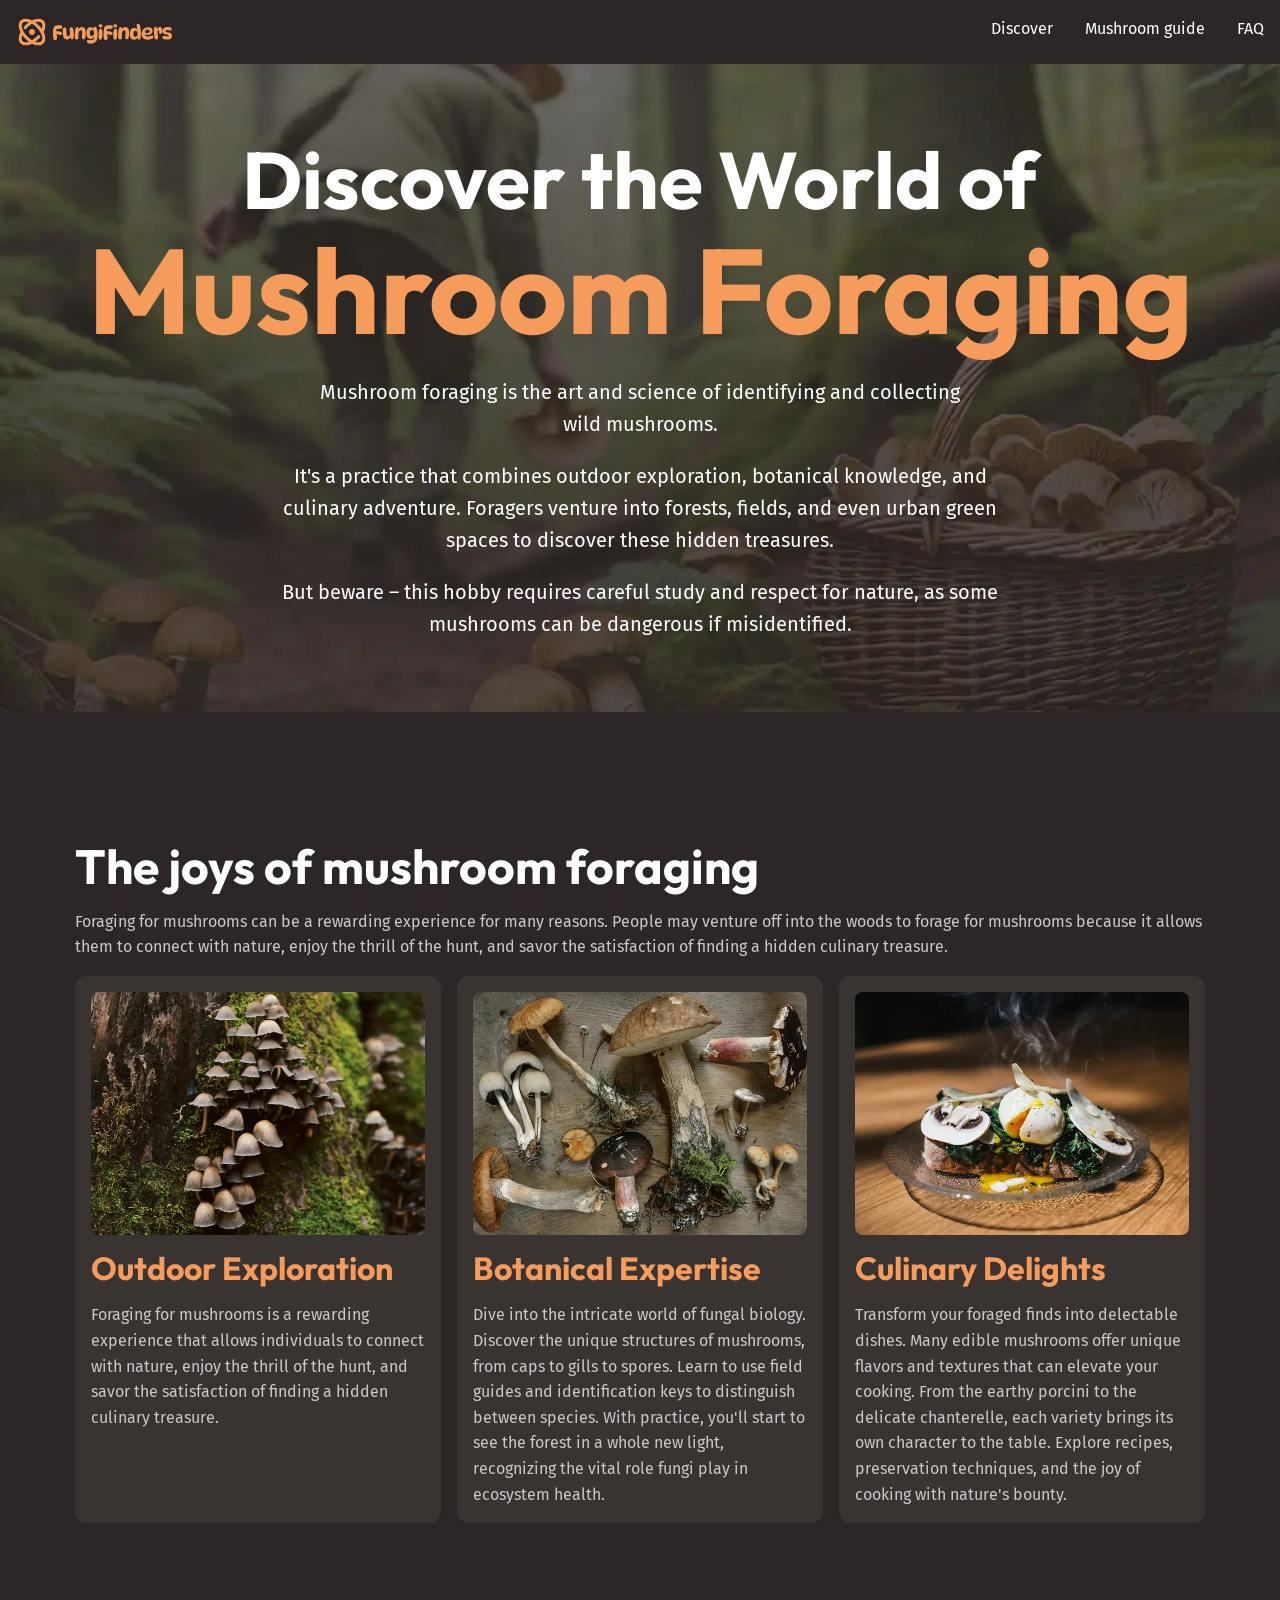
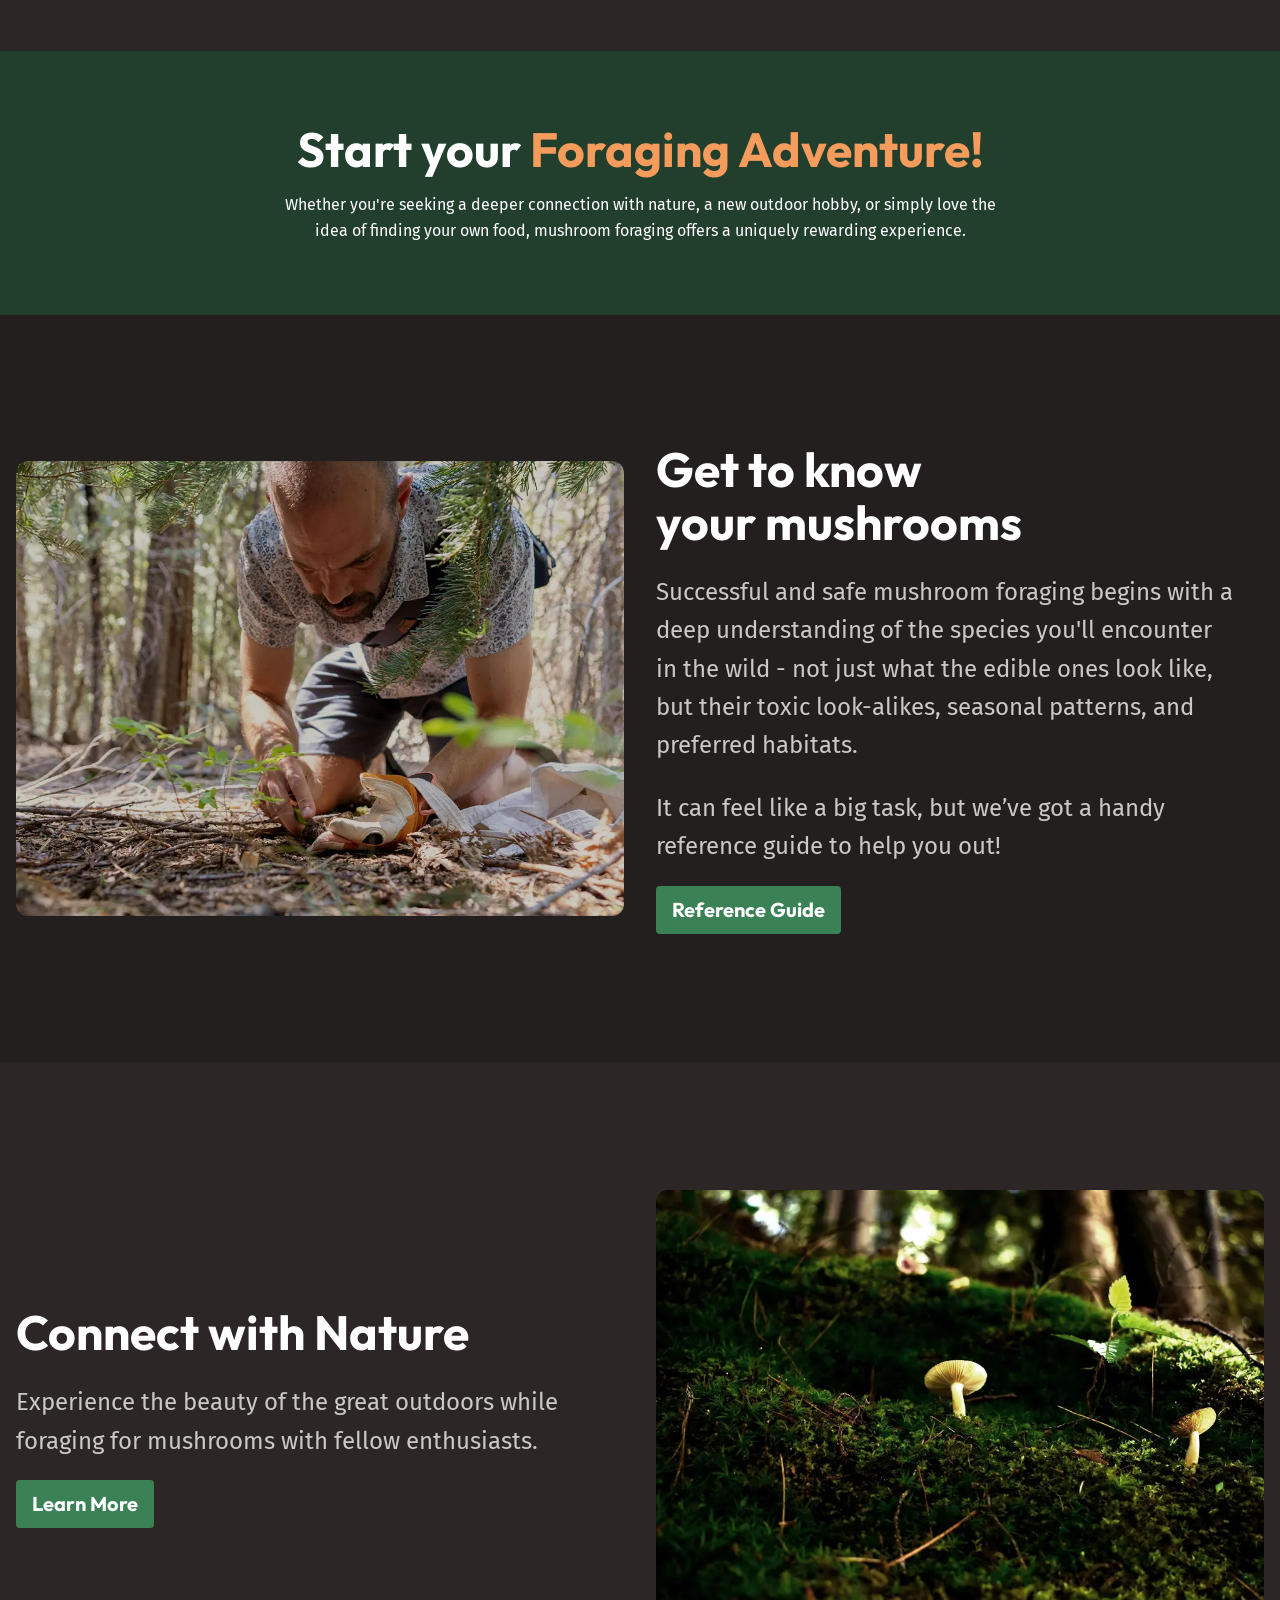
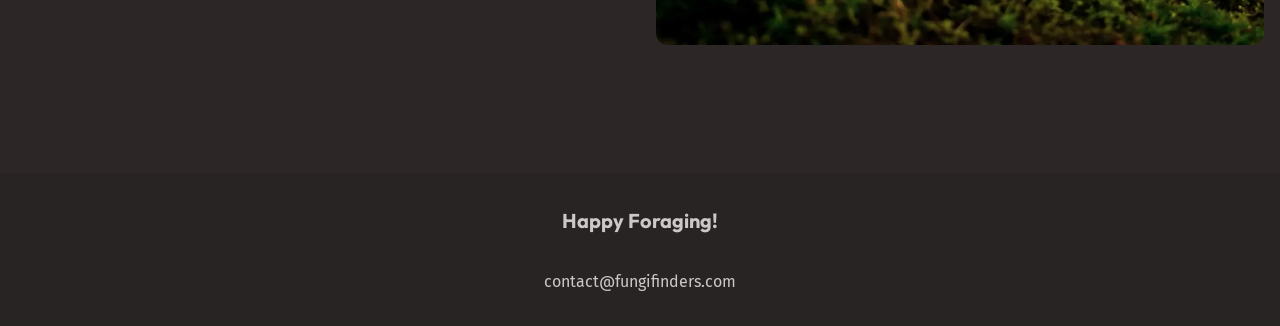
<file: index.html>
<!DOCTYPE html>
<html lang="en">
  <head>
    <meta charset="UTF-8" />
    <meta name="viewport" content="width=device-width, initial-scale=1.0" />
    <link href="styles/styles.css" rel="stylesheet" />
    <script src="main.js" defer></script>
    <title>FungiFinders</title>
  </head>
  <body>
    <a class="skip-to-main" href="#main">Skip to main content</a>
    <header class="site-header">
      <div class="wrapper" data-width="wide">
        <div class="site-header__inner">
          <a href="/">
            <img src="assets/images/fungi-finders.svg" alt="Fungi Finders"
          /></a>
          <button aria-controls="primary-nav" aria-expanded="false">
            <span class="visually-hidden">Menu</span>
            <img src="assets/images/hamburger.svg" alt="" />
          </button>
          <nav id="primary-nav" class="primary-navigation">
            <ul>
              <li><a href="/">Discover</a></li>
              <li><a href="/mushroom-guide.html">Mushroom guide</a></li>
              <li><a href="/mushroom-guide.html#faq">FAQ</a></li>
            </ul>
          </nav>
        </div>
      </div>
    </header>
    <main id="main">
      <section class="hero flow section" data-padding="compact">
        <div class="wrapper">
          <h1 class="hero__title">
            Discover the World of
            <span>Mushroom Foraging</span>
          </h1>
        </div>
        <div class="wrapper" data-width="narrow">
          <div class="flow">
            <p>
              Mushroom foraging is the art and science of identifying and
              collecting wild mushrooms.
            </p>
            <p>
              It's a practice that combines outdoor exploration, botanical
              knowledge, and culinary adventure. Foragers venture into forests,
              fields, and even urban green spaces to discover these hidden
              treasures.
            </p>
            <p>
              But beware – this hobby requires careful study and respect for
              nature, as some mushrooms can be dangerous if misidentified.
            </p>
          </div>
        </div>
      </section>
      <section class="background-base section">
        <div class="wrapper flow">
          <h2 class="section-title">The joys of mushroom foraging</h2>
          <p>
            Foraging for mushrooms can be a rewarding experience for many
            reasons. People may venture off into the woods to forage for
            mushrooms because it allows them to connect with nature, enjoy the
            thrill of the hunt, and savor the satisfaction of finding a hidden
            culinary treasure.
          </p>
          <div class="equal-columns">
            <!-- Three Columns-->
            <div class="card">
              <img
                src="assets/images/outdoor-exploration.webp"
                alt="Tightly grouped brown mushrooms growing up the side of a mossy tree trunk"
              />
              <h3 class="card__title">Outdoor Exploration</h3>
              <p>
                Foraging for mushrooms is a rewarding experience that allows
                individuals to connect with nature, enjoy the thrill of the
                hunt, and savor the satisfaction of finding a hidden culinary
                treasure.
              </p>
            </div>
            <div class="card">
              <img
                src="assets/images/botanical-expertise.webp"
                alt="Various harvested wild mushrooms on a table"
              />
              <h3 class="card__title">Botanical Expertise</h3>
              <p>
                Dive into the intricate world of fungal biology. Discover the
                unique structures of mushrooms, from caps to gills to spores.
                Learn to use field guides and identification keys to distinguish
                between species. With practice, you'll start to see the forest
                in a whole new light, recognizing the vital role fungi play in
                ecosystem health.
              </p>
            </div>
            <div class="card">
              <img
                src="assets/images/culinary-delight.webp"
                alt="A freshly cooked plate of food, still steaming, with several mushroom slices on it"
              />
              <h3 class="card__title">Culinary Delights</h3>
              <p>
                Transform your foraged finds into delectable dishes. Many edible
                mushrooms offer unique flavors and textures that can elevate
                your cooking. From the earthy porcini to the delicate
                chanterelle, each variety brings its own character to the table.
                Explore recipes, preservation techniques, and the joy of cooking
                with nature's bounty.
              </p>
            </div>
          </div>
        </div>
      </section>
      <section
        class="background-accent text-center section"
        data-padding="compact"
      >
        <div class="wrapper" data-width="narrow">
          <div class="flow text-high-contrast">
            <h2 class="section-title">
              Start your <span class="text-brand">Foraging Adventure!</span>
            </h2>
            <p>
              Whether you're seeking a deeper connection with nature, a new
              outdoor hobby, or simply love the idea of finding your own food,
              mushroom foraging offers a uniquely rewarding experience.
            </p>
          </div>
        </div>
      </section>
      <section class="background-extra-dark section">
        <div class="wrapper" data-width="wide">
          <div
            class="equal-columns"
            data-gap="large"
            data-vertical-alignment="centered"
          >
            <div>
              <img
                src="assets/images/get-to-know.webp"
                alt="A man on his hands and knees carefully digging a mushroom out of the forest floor"
              />
            </div>
            <div class="flow font-size-lg">
              <h2 class="section-title">Get to know your mushrooms</h2>
              <p>
                Successful and safe mushroom foraging begins with a deep
                understanding of the species you'll encounter in the wild - not
                just what the edible ones look like, but their toxic
                look-alikes, seasonal patterns, and preferred habitats.
              </p>
              <p>
                It can feel like a big task,
                <span>but we’ve got a handy reference guide</span>
                to help you out!
              </p>
              <a class="button" href="#"
                ><span class="visually-hidden"
                  >Learn more about wild mushrooms using our handy </span
                >Reference Guide</a
              >
            </div>
          </div>
        </div>
      </section>

      <section class="background-base section">
        <div class="wrapper" data-width="wide">
          <!-- Two Columns -->
          <div
            class="equal-columns"
            data-gap="large"
            data-vertical-alignment="centered"
          >
            <div class="flow font-size-lg">
              <h2 class="section-title">Connect with Nature</h2>
              <p>
                Experience the beauty of the great outdoors while foraging for
                mushrooms with fellow enthusiasts.
              </p>
              <a class="button" href="#"
                >Learn More
                <span class="visually-hidden">
                  about mushrooms with our helpful reference guide
                </span></a
              >
            </div>
            <div>
              <img
                src="assets/images/nature.webp"
                alt="A few small yellowish mushrooms growing on a mossy forest floor"
              />
            </div>
          </div>
        </div>
      </section>
    </main>
    <footer class="site-footer">
      <p class="site-footer__title">Happy Foraging!</p>
      <a href="mailto:contact@fungifinders.com">contact@fungifinders.com</a>
    </footer>
  </body>
</html>
</file>
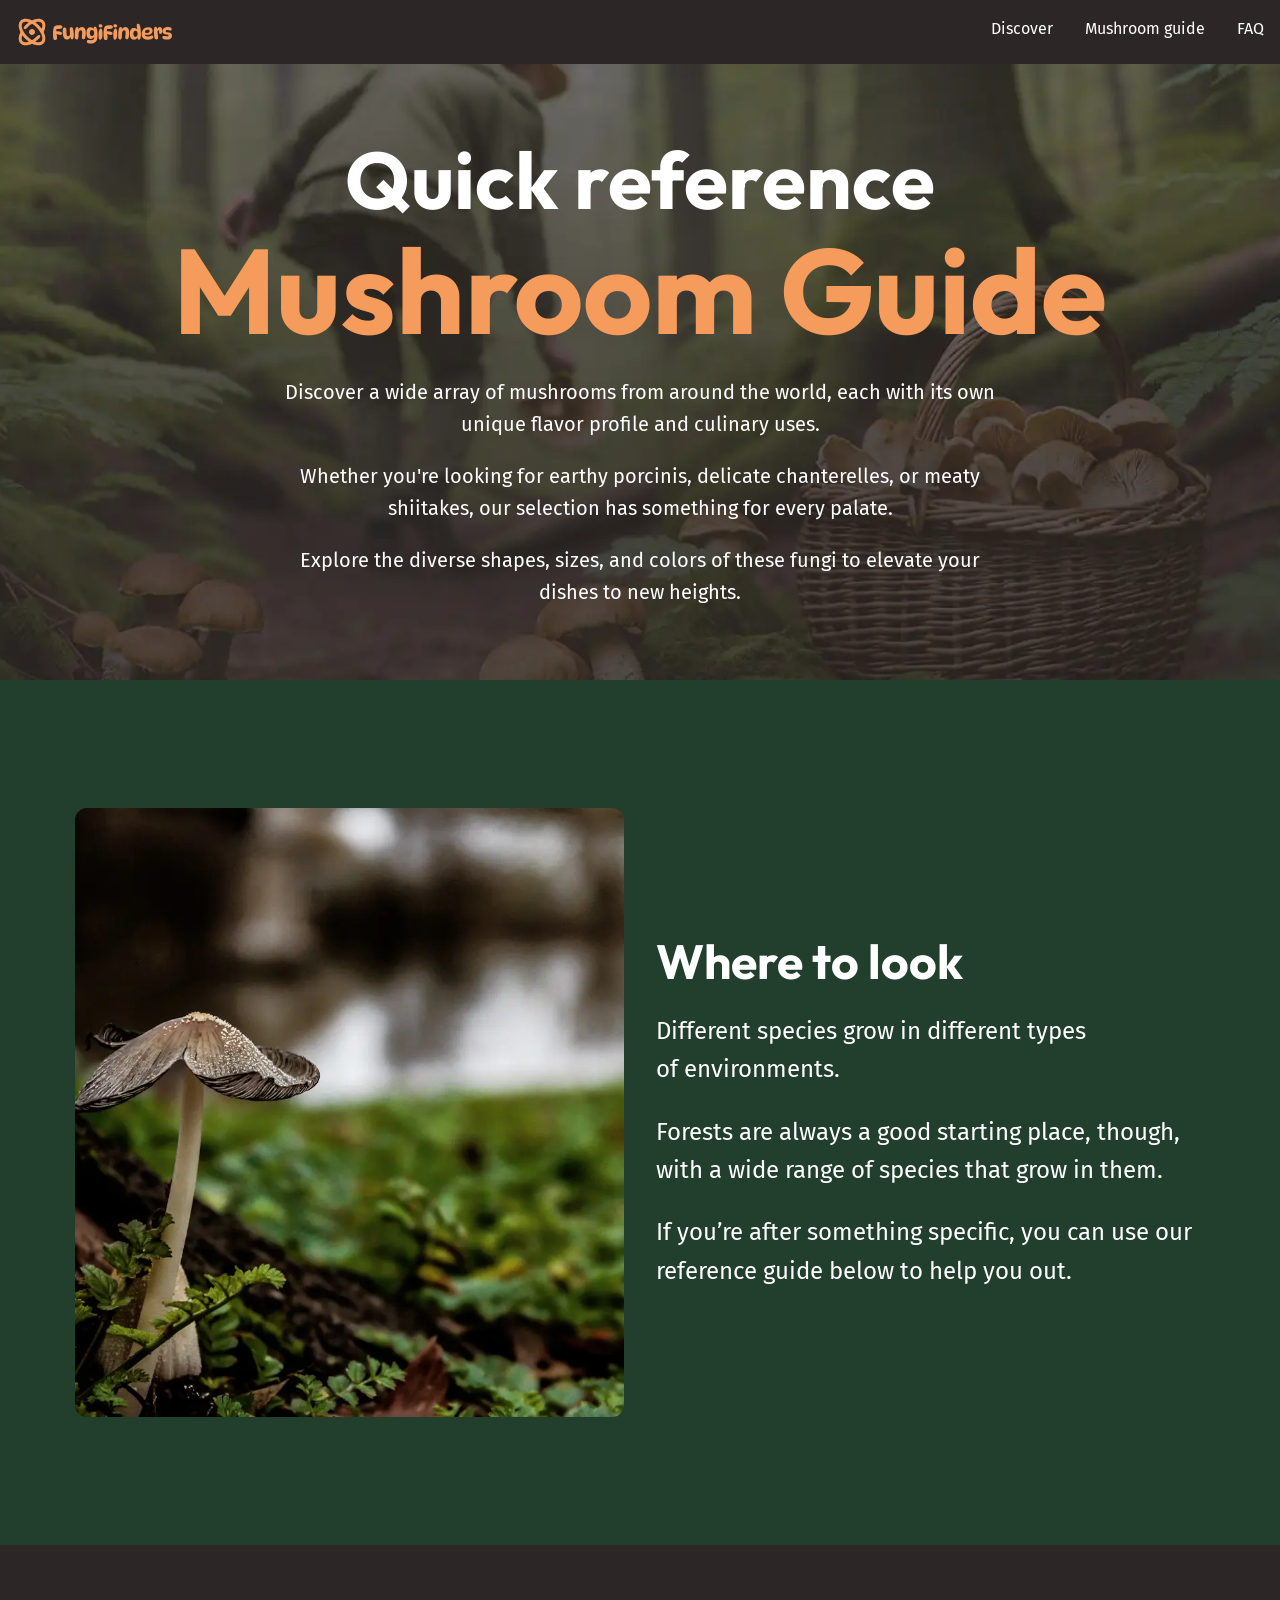
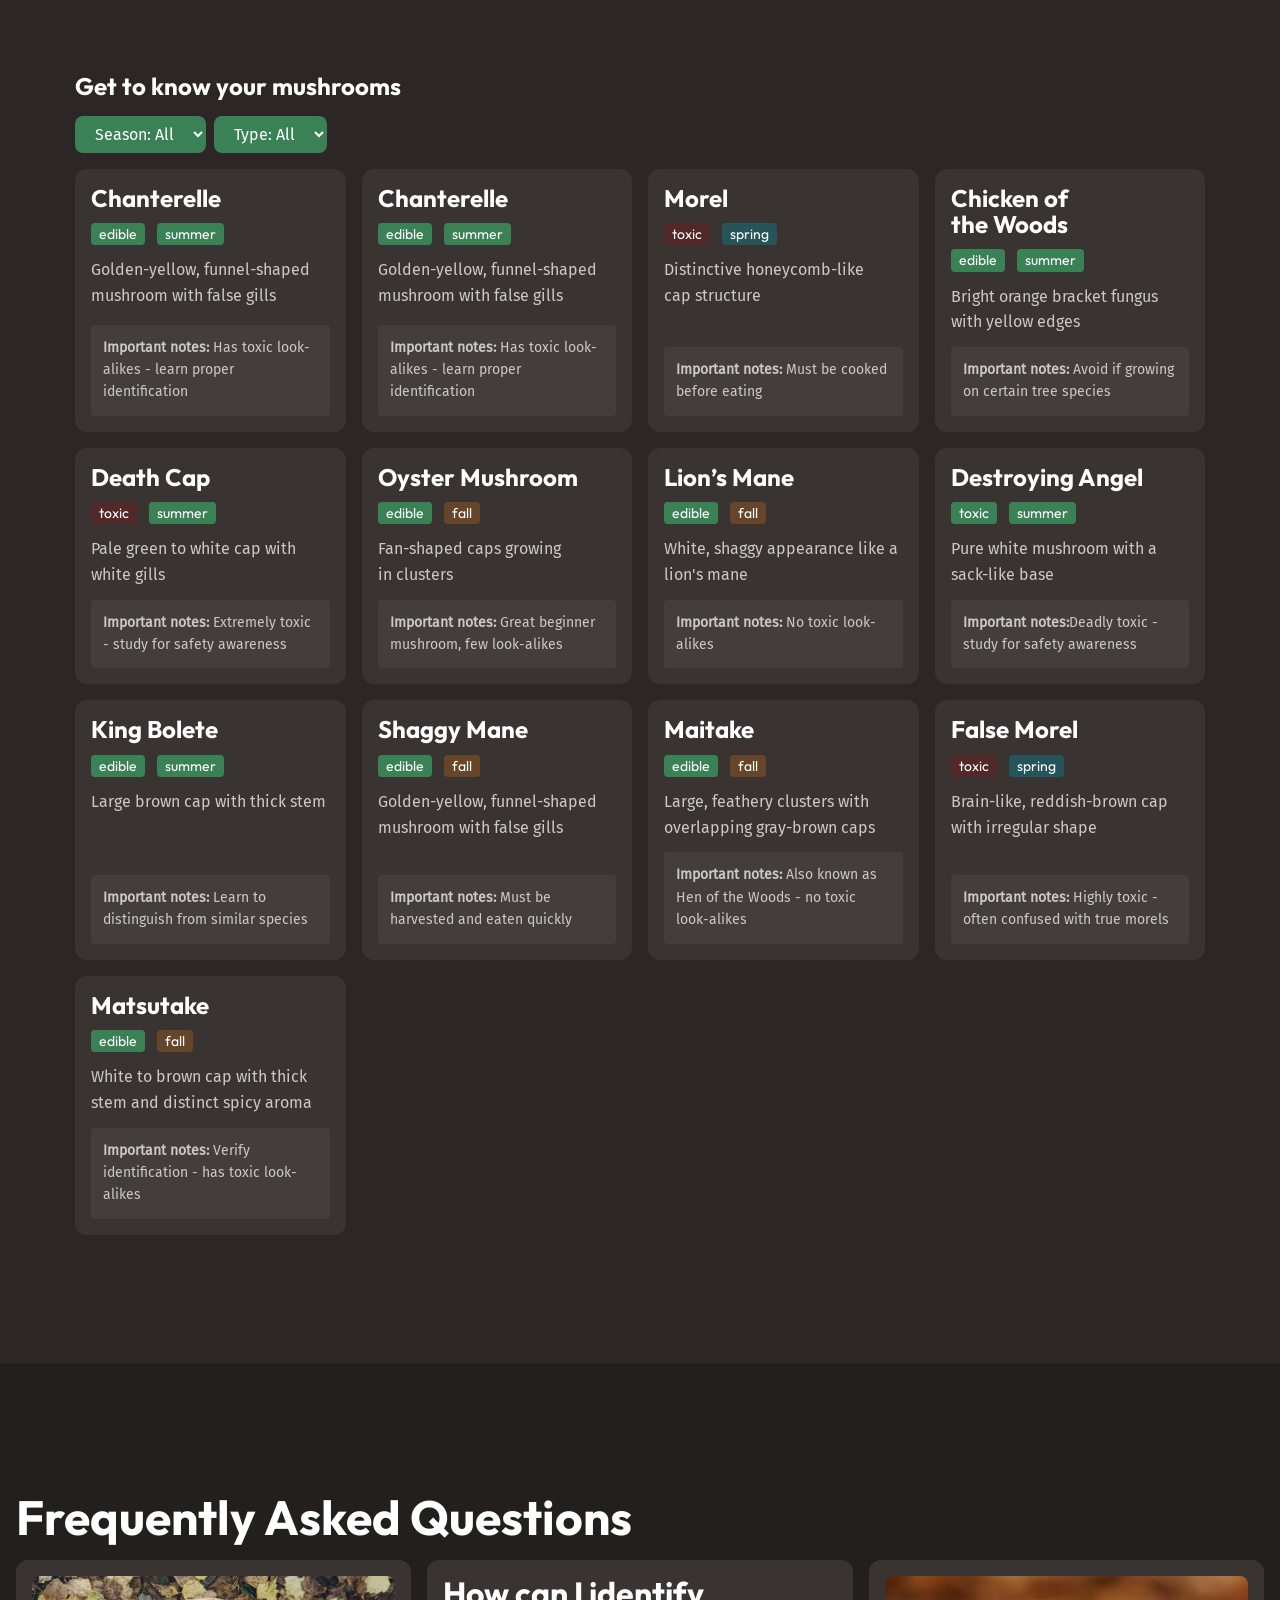
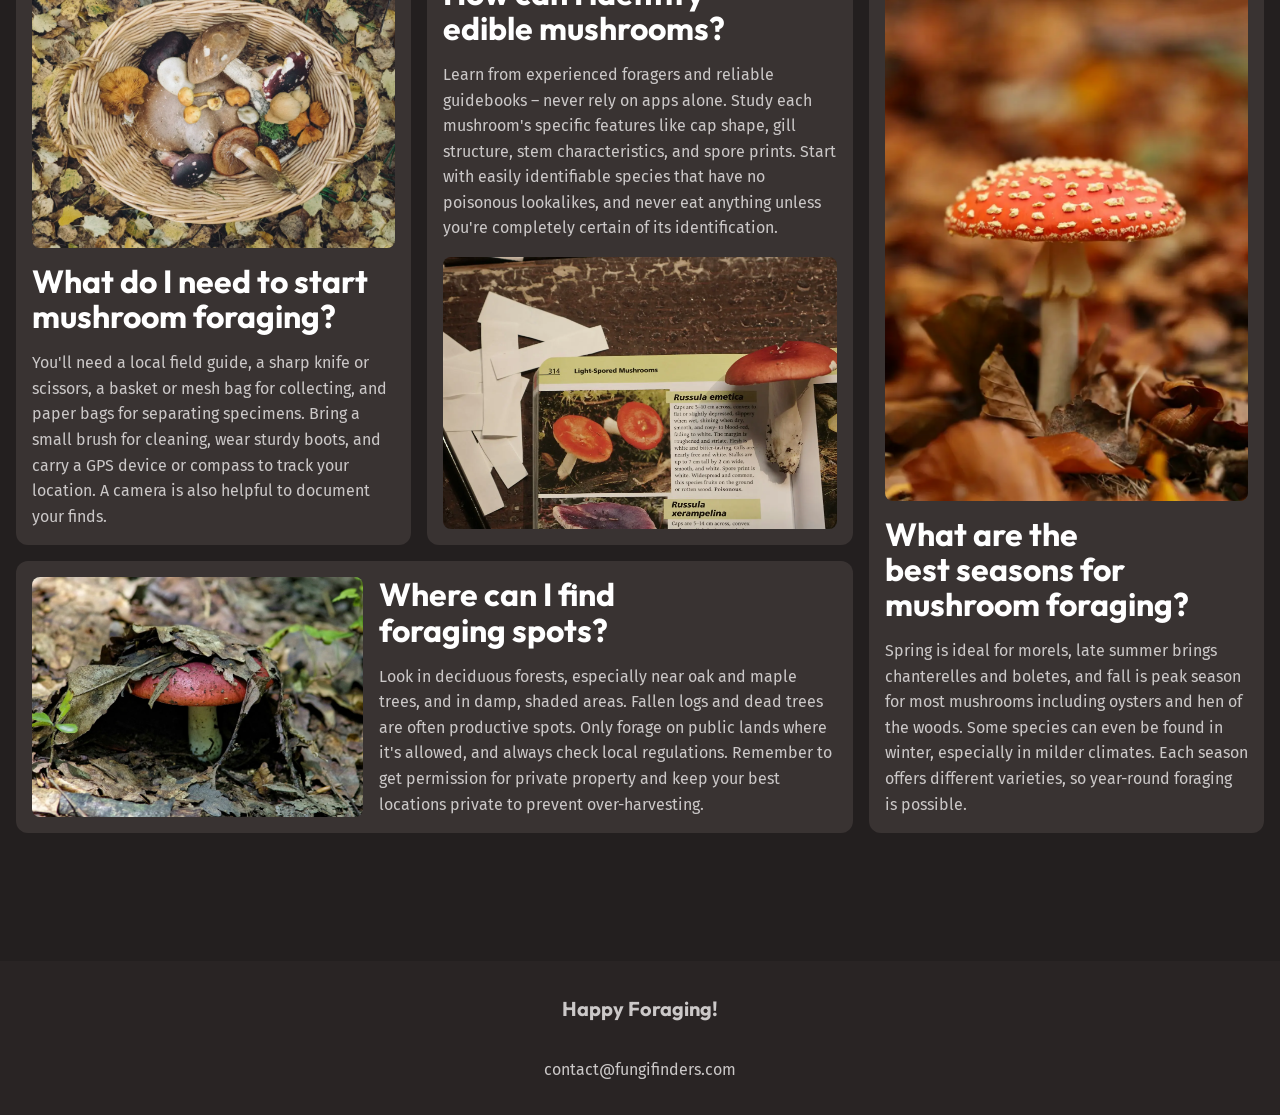
<file: mashroom-guide.html>
<!DOCTYPE html>
<html lang="en">
  <head>
    <meta charset="UTF-8" />
    <meta name="viewport" content="width=device-width, initial-scale=1.0" />
    <link href="styles/styles.css" rel="stylesheet" />
    <script src="main.js" defer></script>
    <script src="mushroom-guide.js" defer></script>

    <title>FungiFinders</title>
  </head>
  <body>
    <a class="skip-to-main" href="#main">Skip to main content</a>
    <header class="site-header">
      <div class="wrapper" data-width="wide">
        <div class="site-header__inner">
          <a href="/"
            ><img src="assets/images/fungi-finders.svg" alt="Fungi Finders"
          /></a>
          <button aria-controls="primary-nav" aria-expanded="false">
            <span class="visually-hidden">Menu</span>
            <img src="assets/images/hamburger.svg" alt="" />
          </button>
          <nav id="primary-nav" class="primary-navigation">
            <ul>
              <li><a href="/">Discover</a></li>
              <li><a href="/mashroom-guide.html">Mushroom guide</a></li>
              <li><a href="/mashroom-guide.html#faq">FAQ</a></li>
            </ul>
          </nav>
        </div>
      </div>
    </header>
    <main id="main">
      <section class="hero flow section" data-padding="compact">
        <div class="wrapper">
          <h1 class="hero__title">
            Quick reference
            <span>Mushroom Guide</span>
          </h1>
        </div>
        <div class="wrapper" data-width="narrow">
          <div class="flow">
            <p>
              Discover a wide array of mushrooms from around the world, each
              with its own unique flavor profile and culinary uses.
            </p>
            <p>
              Whether you're looking for earthy porcinis, delicate chanterelles,
              or meaty shiitakes, our selection has something for every palate.
            </p>
            <p>
              Explore the diverse shapes, sizes, and colors of these fungi to
              elevate your dishes to new heights.
            </p>
          </div>
        </div>
      </section>

      <section class="background-accent section">
        <div class="wrapper">
          <div
            class="equal-columns"
            data-gap="large"
            data-vertical-alignment="centered"
          >
            <div>
              <img
                src="/assets//images/where-to-look.webp"
                alt="A closeup of a mushroom growing on a lush green forest floor"
              />
            </div>
            <div class="flow text-high-contrast font-size-lg">
              <h2 class="section-title">Where to look</h2>
              <p>Different species grow in different types of environments.</p>
              <p>
                Forests are always a good starting place, though, with a wide
                range of species that grow in them.
              </p>
              <p>
                If you’re after something specific, you can use our reference
                guide below to help you out.
              </p>
            </div>
          </div>
        </div>
      </section>

      <section class="mushroom-guide section">
        <div class="wrapper">
          <div class="flow">
            <h2 class="section_title">Get to know your mushrooms</h2>
            <div class="flex-group">
              <select name="season" id="season">
                <option value="all">Season: All</option>
                <option value="spring">Spring</option>
                <option value="summer">Summer</option>
                <option value="fall">Fall</option>
              </select>
              <select name="edible" id="edible">
                <option value="all">Type: All</option>
                <option value="edible">Edible</option>
                <option value="toxic">Toxic</option>
              </select>
            </div>
            <div class="grid-auto-fill">
              <div class="card">
                <h3 class="card__title">Chanterelle</h3>
                <ul
                  class="tag-list"
                  role="list"
                  aria-label="Mashroom characteristics"
                >
                  <li data-edible="edible">
                    <span class="visually-hidden">This mushroom is</span>
                    edible
                  </li>
                  <li data-season="summer">
                    <span class="visually-hidden"
                      >You can harvest this mushroom in the</span
                    >
                    summer
                  </li>
                </ul>
                <p>Golden-yellow, funnel-shaped mushroom with false gills</p>
                <div class="card__note">
                  <strong> Important notes: </strong>
                  Has toxic look-alikes - learn proper identification
                </div>
              </div>
              <div class="card">
                <h3 class="card__title">Chanterelle</h3>
                <ul
                  class="tag-list"
                  role="list"
                  aria-label="Mushroom characteristics"
                >
                  <li data-edible="edible">
                    <span class="visually-hidden">This mushroom is</span>
                    edible
                  </li>
                  <li data-season="summer">
                    <span class="visually-hidden"
                      >You can harvest this mushroom in the</span
                    >
                    summer
                  </li>
                </ul>

                <p>Golden-yellow, funnel-shaped mushroom with false gills</p>
                <div class="card__note">
                  <strong>Important notes:</strong> Has toxic look-alikes -
                  learn proper identification
                </div>
              </div>
              <div class="card">
                <h3 class="card__title">Morel</h3>
                <ul
                  class="tag-list"
                  role="list"
                  aria-label="Mushroom characteristics"
                >
                  <li data-edible="toxic">
                    <span class="visually-hidden">This mushroom is</span>
                    toxic
                  </li>
                  <li data-season="spring">
                    <span class="visually-hidden"
                      >You can harvest this mushroom in the</span
                    >
                    spring
                  </li>
                </ul>

                <p>Distinctive honeycomb-like cap structure</p>
                <div class="card__note">
                  <strong>Important notes:</strong> Must be cooked before eating
                </div>
              </div>

              <div class="card">
                <h3 class="card__title">Chicken of the Woods</h3>
                <ul
                  class="tag-list"
                  role="list"
                  aria-label="Mushroom characteristics"
                >
                  <li data-edible="edible">
                    <span class="visually-hidden">This mushroom is</span>
                    edible
                  </li>
                  <li data-season="summer">
                    <span class="visually-hidden"
                      >You can harvest this mushroom in the</span
                    >
                    summer
                  </li>
                </ul>

                <p>Bright orange bracket fungus with yellow edges</p>
                <div class="card__note">
                  <strong>Important notes:</strong> Avoid if growing on certain
                  tree species
                </div>
              </div>

              <div class="card">
                <h3 class="card__title">Death Cap</h3>
                <ul
                  class="tag-list"
                  role="list"
                  aria-label="Mushroom characteristics"
                >
                  <li data-edible="toxic">
                    <span class="visually-hidden">This mushroom is</span>
                    toxic
                  </li>
                  <li data-season="summer">
                    <span class="visually-hidden"
                      >You can harvest this mushroom in the</span
                    >
                    summer
                  </li>
                </ul>

                <p>Pale green to white cap with white gills</p>
                <div class="card__note">
                  <strong>Important notes:</strong> Extremely toxic - study for
                  safety awareness
                </div>
              </div>
              <div class="card">
                <h3 class="card__title">Oyster Mushroom</h3>
                <ul
                  class="tag-list"
                  role="list"
                  aria-label="Mushroom characteristics"
                >
                  <li data-edible="edible">
                    <span class="visually-hidden">This mushroom is</span>
                    edible
                  </li>
                  <li data-season="fall">
                    <span class="visually-hidden"
                      >You can harvest this mushroom in the</span
                    >
                    fall
                  </li>
                </ul>

                <p>Fan-shaped caps growing in clusters</p>
                <div class="card__note">
                  <strong>Important notes:</strong> Great beginner mushroom, few
                  look-alikes
                </div>
              </div>
              <div class="card">
                <h3 class="card__title">Lion’s Mane</h3>
                <ul
                  class="tag-list"
                  role="list"
                  aria-label="Mushroom characteristics"
                >
                  <li data-edible="edible">
                    <span class="visually-hidden">This mushroom is</span>
                    edible
                  </li>
                  <li data-season="fall">
                    <span class="visually-hidden"
                      >You can harvest this mushroom in the</span
                    >
                    fall
                  </li>
                </ul>

                <p>White, shaggy appearance like a lion's mane</p>
                <div class="card__note">
                  <strong>Important notes:</strong> No toxic look-alikes
                </div>
              </div>
              <div class="card">
                <h3 class="card__title">Destroying Angel</h3>
                <ul
                  class="tag-list"
                  role="list"
                  aria-label="Mushroom characteristics"
                >
                  <li data-edible="edible">
                    <span class="visually-hidden">This mushroom is</span>
                    toxic
                  </li>
                  <li data-season="summer">
                    <span class="visually-hidden"
                      >You can harvest this mushroom in the</span
                    >
                    summer
                  </li>
                </ul>

                <p>Pure white mushroom with a sack-like base</p>
                <div class="card__note">
                  <strong>Important notes:</strong>Deadly toxic - study for
                  safety awareness
                </div>
              </div>
              <div class="card">
                <h3 class="card__title">King Bolete</h3>
                <ul
                  class="tag-list"
                  role="list"
                  aria-label="Mushroom characteristics"
                >
                  <li data-edible="edible">
                    <span class="visually-hidden">This mushroom is</span>
                    edible
                  </li>
                  <li data-season="summer">
                    <span class="visually-hidden"
                      >You can harvest this mushroom in the</span
                    >
                    summer
                  </li>
                </ul>

                <p>Large brown cap with thick stem</p>
                <div class="card__note">
                  <strong>Important notes:</strong> Learn to distinguish from
                  similar species
                </div>
              </div>
              <div class="card">
                <h3 class="card__title">Shaggy Mane</h3>
                <ul
                  class="tag-list"
                  role="list"
                  aria-label="Mushroom characteristics"
                >
                  <li data-edible="edible">
                    <span class="visually-hidden">This mushroom is</span>
                    edible
                  </li>
                  <li data-season="fall">
                    <span class="visually-hidden"
                      >You can harvest this mushroom in the</span
                    >
                    fall
                  </li>
                </ul>

                <p>Golden-yellow, funnel-shaped mushroom with false gills</p>
                <div class="card__note">
                  <strong>Important notes:</strong> Must be harvested and eaten
                  quickly
                </div>
              </div>
              <div class="card">
                <h3 class="card__title">Maitake</h3>
                <ul
                  class="tag-list"
                  role="list"
                  aria-label="Mushroom characteristics"
                >
                  <li data-edible="edible">
                    <span class="visually-hidden">This mushroom is</span>
                    edible
                  </li>
                  <li data-season="fall">
                    <span class="visually-hidden"
                      >You can harvest this mushroom in the</span
                    >
                    fall
                  </li>
                </ul>

                <p>Large, feathery clusters with overlapping gray-brown caps</p>
                <div class="card__note">
                  <strong>Important notes:</strong> Also known as Hen of the
                  Woods - no toxic look-alikes
                </div>
              </div>
              <div class="card">
                <h3 class="card__title">False Morel</h3>
                <ul
                  class="tag-list"
                  role="list"
                  aria-label="Mushroom characteristics"
                >
                  <li data-edible="toxic">
                    <span class="visually-hidden">This mushroom is</span>
                    toxic
                  </li>
                  <li data-season="spring">
                    <span class="visually-hidden"
                      >You can harvest this mushroom in the</span
                    >
                    spring
                  </li>
                </ul>

                <p>Brain-like, reddish-brown cap with irregular shape</p>
                <div class="card__note">
                  <strong>Important notes:</strong> Highly toxic - often
                  confused with true morels
                </div>
              </div>
              <div class="card">
                <h3 class="card__title">Matsutake</h3>
                <ul
                  class="tag-list"
                  role="list"
                  aria-label="Mushroom characteristics"
                >
                  <li data-edible="edible">
                    <span class="visually-hidden">This mushroom is</span>
                    edible
                  </li>
                  <li data-season="fall">
                    <span class="visually-hidden"
                      >You can harvest this mushroom in the</span
                    >
                    fall
                  </li>
                </ul>

                <p>
                  White to brown cap with thick stem and distinct spicy aroma
                </p>
                <div class="card__note">
                  <strong>Important notes:</strong> Verify identification - has
                  toxic look-alikes
                </div>
              </div>
            </div>
            <div class="no-match" hidden>No matches for these filters</div>
          </div>
        </div>
      </section>
      <section id="faq" class="background-extra-dark section">
        <div class="wrapper" data-width="wide">
          <div class="flow">
            <h2 class="section-title">Frequently Asked Questions</h2>
            <div class="faq_bento">
              <div class="card">
                <img
                  src="/assets/images/start-foraging.webp"
                  alt="a basket full of a viarity of wild mushrooms"
                />
                <h3 class="card__title">
                  What do I need to start mushroom foraging?
                </h3>
                <p>
                  You'll need a local field guide, a sharp knife or scissors, a
                  basket or mesh bag for collecting, and paper bags for
                  separating specimens. Bring a small brush for cleaning, wear
                  sturdy boots, and carry a GPS device or compass to track your
                  location. A camera is also helpful to document your finds.
                </p>
              </div>
              <div class="card">
                <img
                  src="assets/images/identify-mushrooms.webp"
                  alt="A wild mushroom on top of a page in a mushroom identification book, giving detailed information about that mushroom"
                />
                <h3 class="card__title">
                  How can I identify edible mushrooms?
                </h3>
                <p>
                  Learn from experienced foragers and reliable guidebooks –
                  never rely on apps alone. Study each mushroom's specific
                  features like cap shape, gill structure, stem characteristics,
                  and spore prints. Start with easily identifiable species that
                  have no poisonous lookalikes, and never eat anything unless
                  you're completely certain of its identification.
                </p>
              </div>
              <div class="card">
                <img
                  src="assets/images/where-to-find.webp"
                  alt="A mushroom under a pile of leaves, with only one side of it visible"
                />
                <h3 class="card__title">Where can I find foraging spots?</h3>
                <p>
                  Look in deciduous forests, especially near oak and maple
                  trees, and in damp, shaded areas. Fallen logs and dead trees
                  are often productive spots. Only forage on public lands where
                  it's allowed, and always check local regulations. Remember to
                  get permission for private property and keep your best
                  locations private to prevent over-harvesting.
                </p>
              </div>
              <div class="card">
                <img
                  src="assets/images/best-seasons.webp"
                  alt="A white stemmed mushroom, with a bright orange cap with white spots"
                />
                <h3 class="card__title">
                  What are the best seasons for mushroom foraging?
                </h3>
                <p>
                  Spring is ideal for morels, late summer brings chanterelles
                  and boletes, and fall is peak season for most mushrooms
                  including oysters and hen of the woods. Some species can even
                  be found in winter, especially in milder climates. Each season
                  offers different varieties, so year-round foraging is
                  possible.
                </p>
              </div>
            </div>
          </div>
        </div>
      </section>
    </main>
    <footer class="site-footer">
      <p class="site-footer__title">Happy Foraging!</p>
      <a href="mailto:contact@fungifinders.com">contact@fungifinders.com</a>
    </footer>
  </body>
</html>
</file>
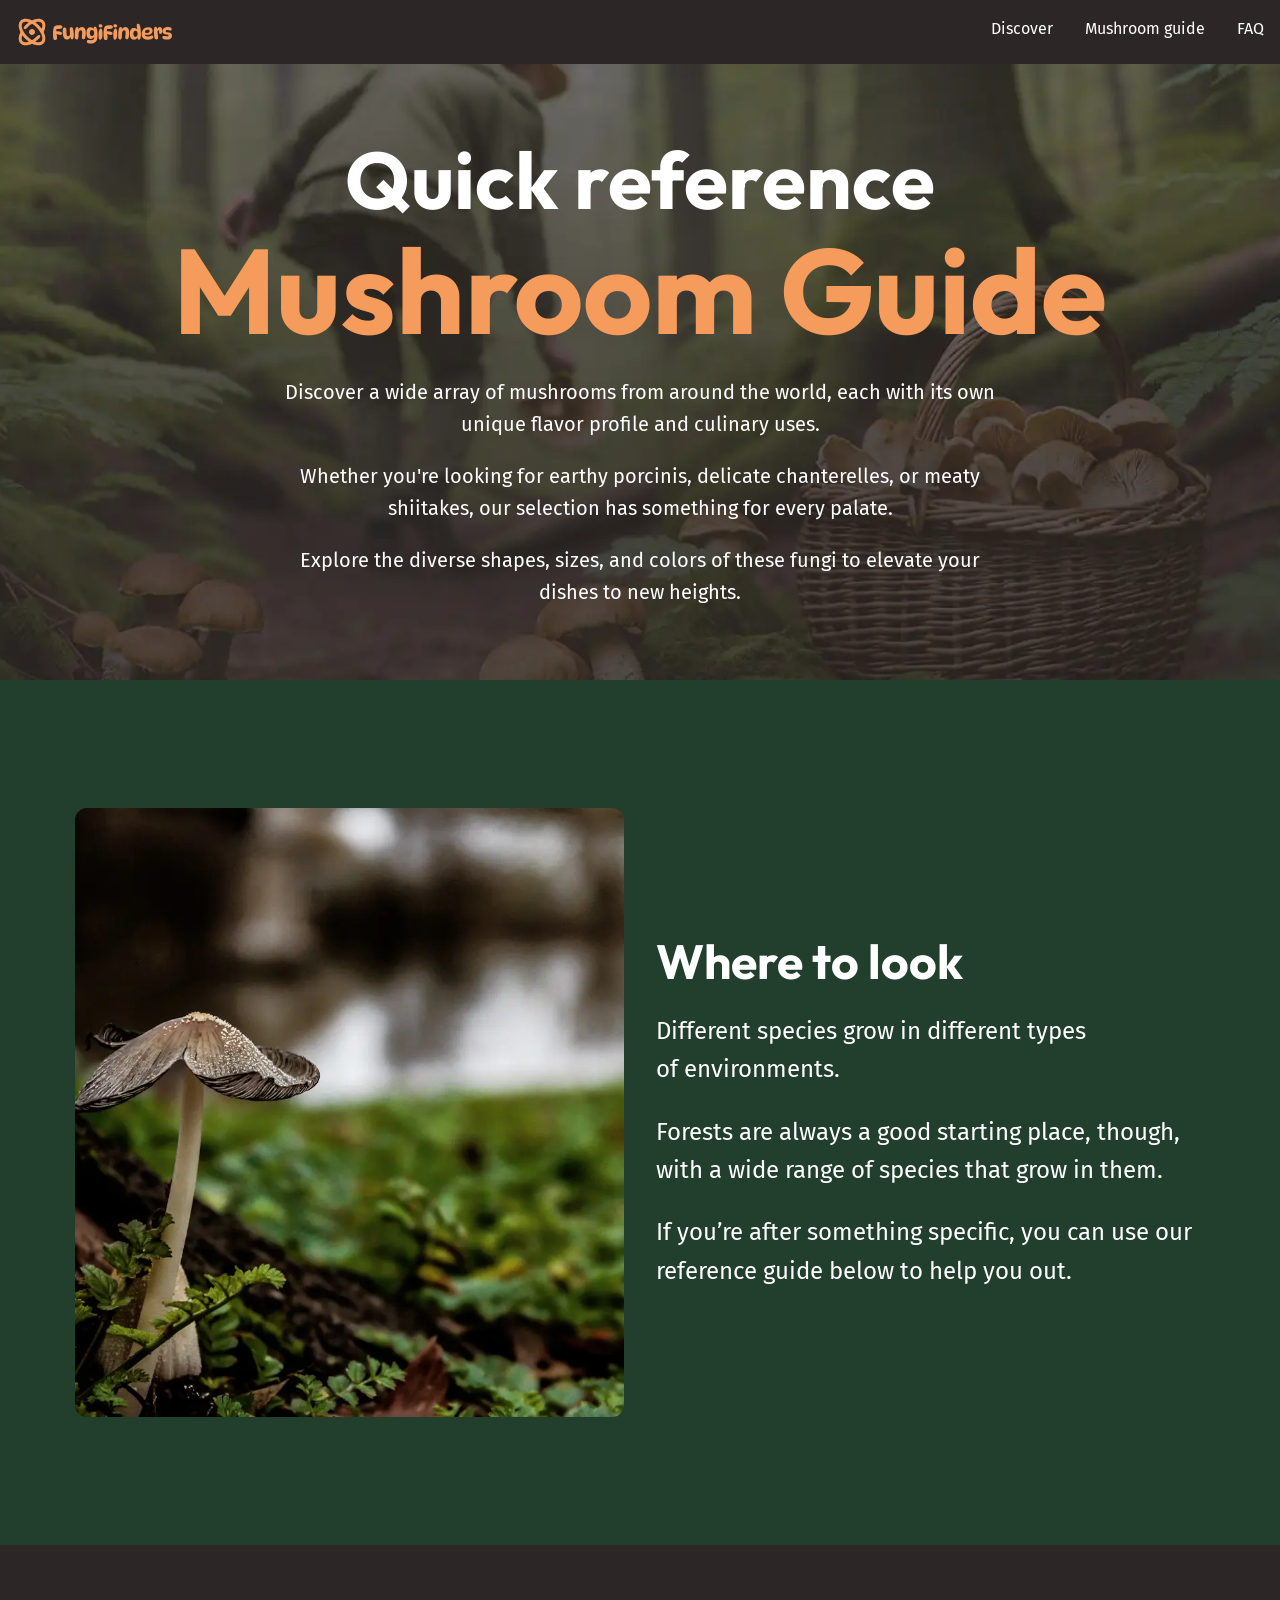
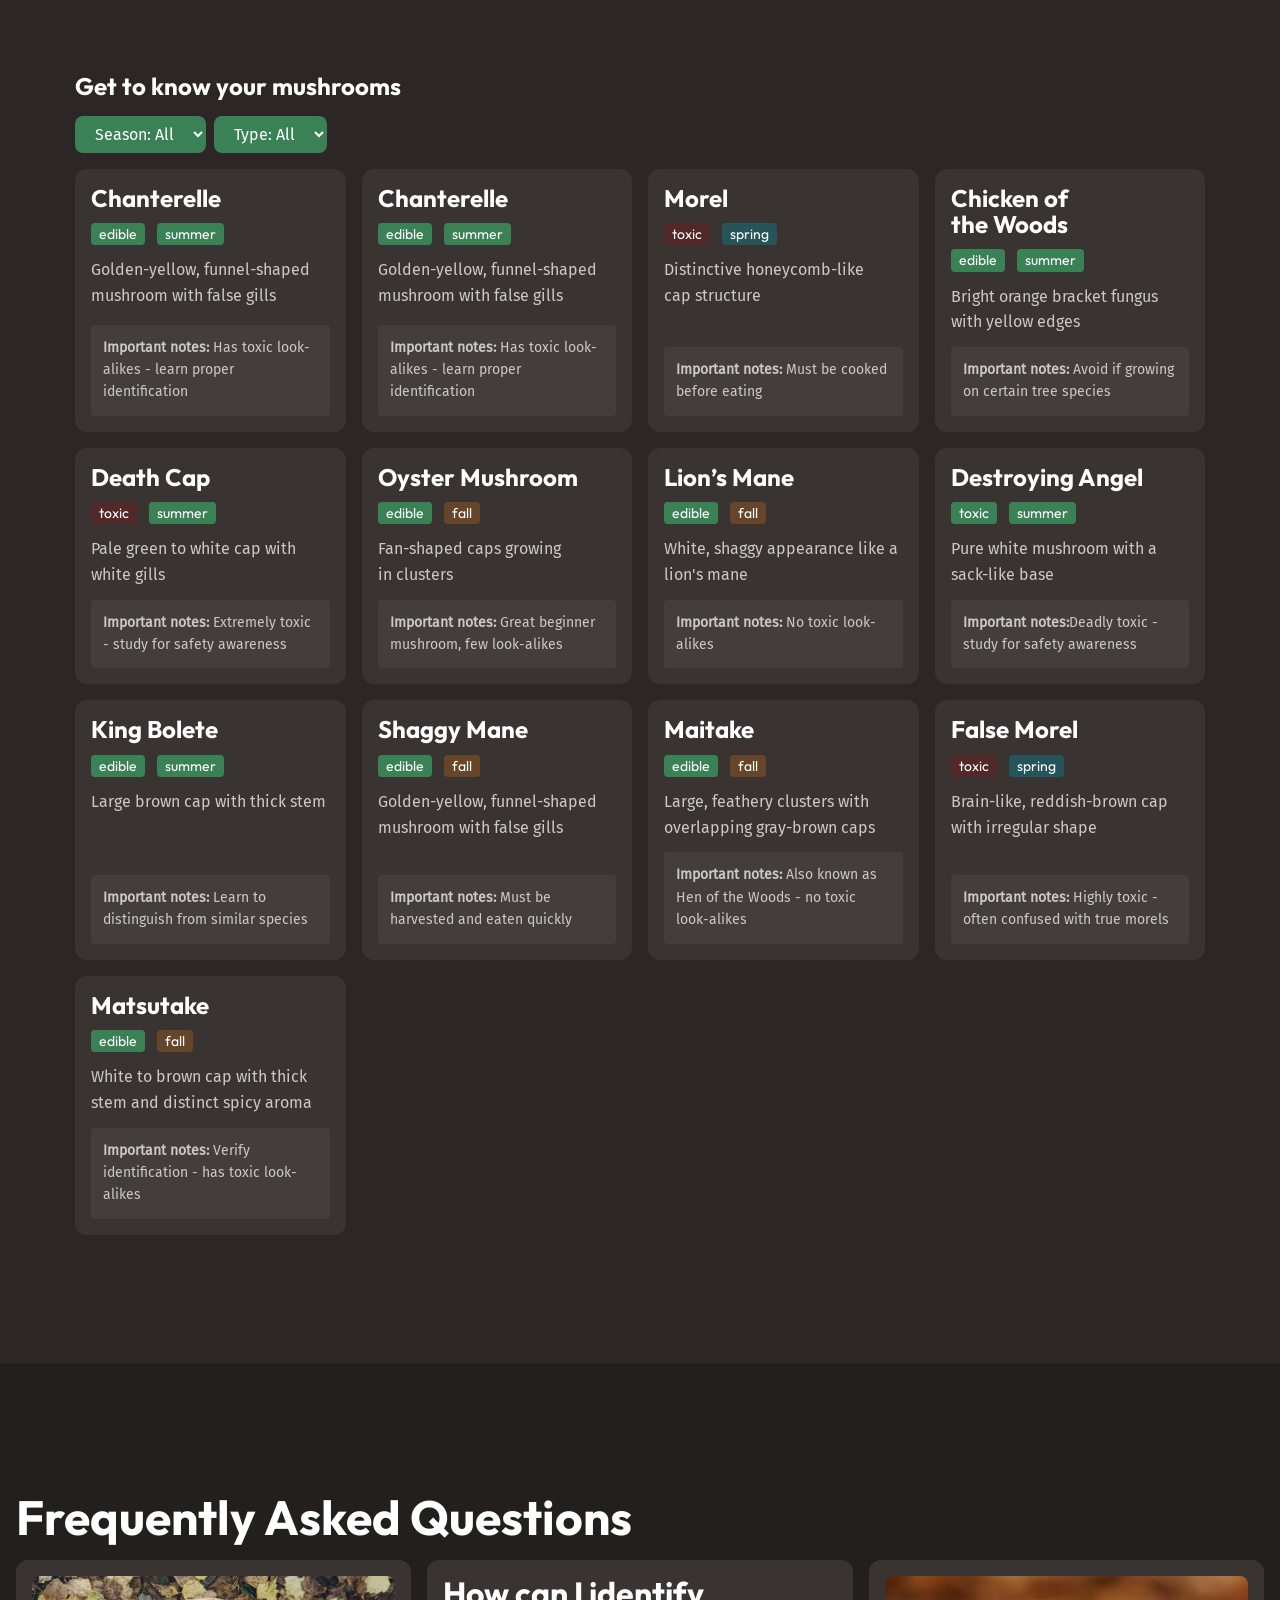
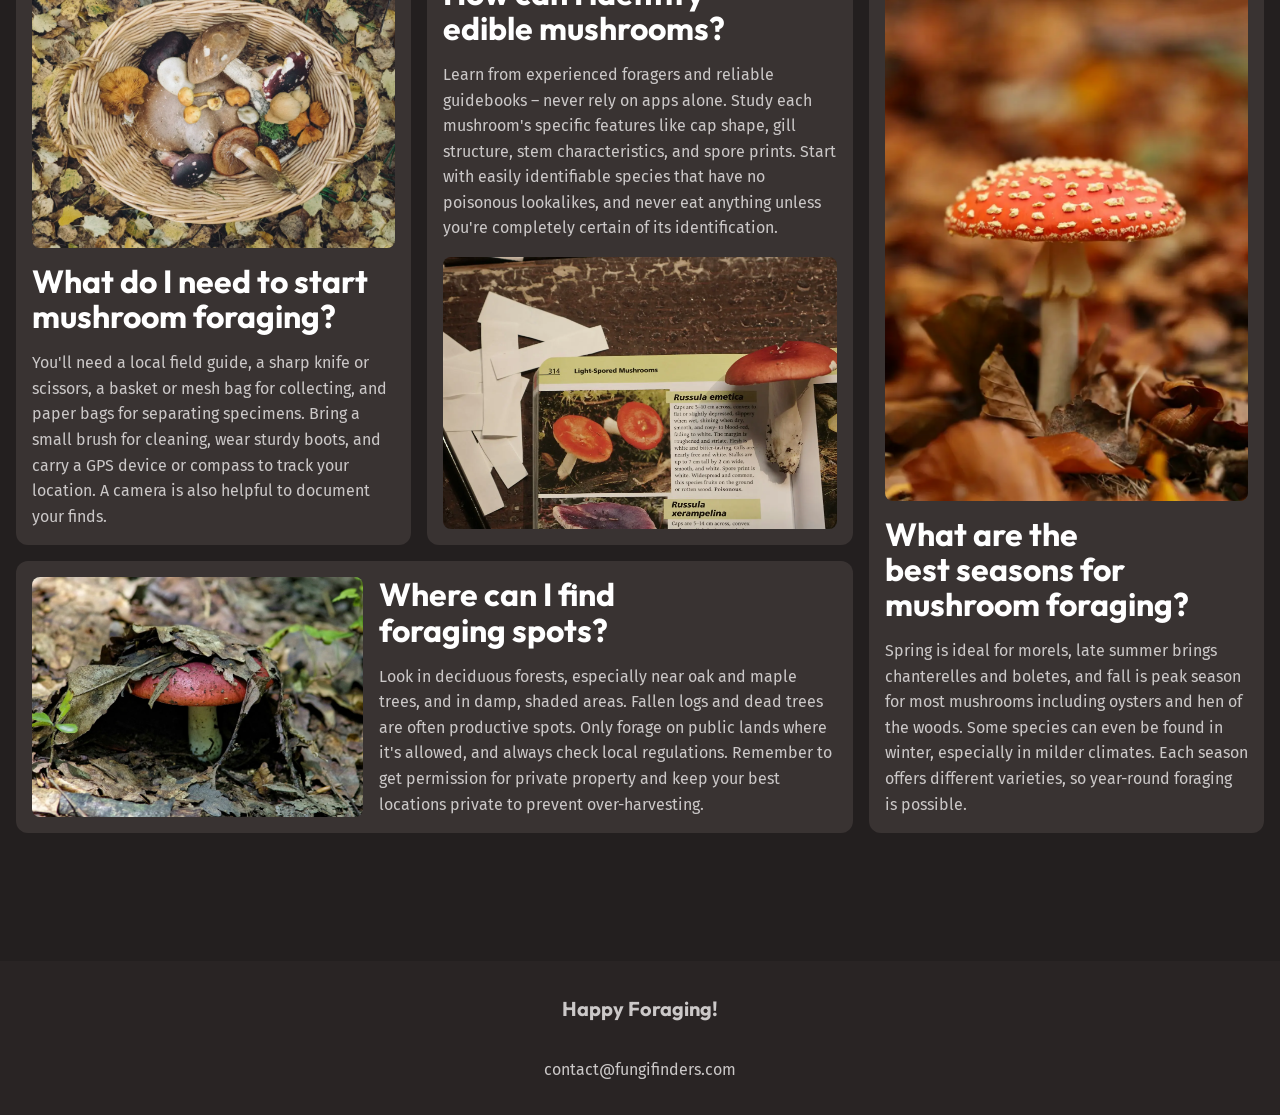
<file: mushroom-guide.html>
<!DOCTYPE html>
<html lang="en">
  <head>
    <meta charset="UTF-8" />
    <meta name="viewport" content="width=device-width, initial-scale=1.0" />
    <link href="styles/styles.css" rel="stylesheet" />
    <script src="main.js" defer></script>
    <script src="mushroom-guide.js" defer></script>

    <title>FungiFinders</title>
  </head>
  <body>
    <a class="skip-to-main" href="#main">Skip to main content</a>
    <header class="site-header">
      <div class="wrapper" data-width="wide">
        <div class="site-header__inner">
          <a href="/"
            ><img src="assets/images/fungi-finders.svg" alt="Fungi Finders"
          /></a>
          <button aria-controls="primary-nav" aria-expanded="false">
            <span class="visually-hidden">Menu</span>
            <img src="assets/images/hamburger.svg" alt="" />
          </button>
          <nav id="primary-nav" class="primary-navigation">
            <ul>
              <li><a href="/">Discover</a></li>
              <li><a href="/mushroom-guide.html">Mushroom guide</a></li>
              <li><a href="/mushroom-guide.html#faq">FAQ</a></li>
            </ul>
          </nav>
        </div>
      </div>
    </header>
    <main id="main">
      <section class="hero flow section" data-padding="compact">
        <div class="wrapper">
          <h1 class="hero__title">
            Quick reference
            <span>Mushroom Guide</span>
          </h1>
        </div>
        <div class="wrapper" data-width="narrow">
          <div class="flow">
            <p>
              Discover a wide array of mushrooms from around the world, each
              with its own unique flavor profile and culinary uses.
            </p>
            <p>
              Whether you're looking for earthy porcinis, delicate chanterelles,
              or meaty shiitakes, our selection has something for every palate.
            </p>
            <p>
              Explore the diverse shapes, sizes, and colors of these fungi to
              elevate your dishes to new heights.
            </p>
          </div>
        </div>
      </section>

      <section class="background-accent section">
        <div class="wrapper">
          <div
            class="equal-columns"
            data-gap="large"
            data-vertical-alignment="centered"
          >
            <div>
              <img
                src="/assets//images/where-to-look.webp"
                alt="A closeup of a mushroom growing on a lush green forest floor"
              />
            </div>
            <div class="flow text-high-contrast font-size-lg">
              <h2 class="section-title">Where to look</h2>
              <p>Different species grow in different types of environments.</p>
              <p>
                Forests are always a good starting place, though, with a wide
                range of species that grow in them.
              </p>
              <p>
                If you’re after something specific, you can use our reference
                guide below to help you out.
              </p>
            </div>
          </div>
        </div>
      </section>

      <section class="mushroom-guide section">
        <div class="wrapper">
          <div class="flow">
            <h2 class="section_title">Get to know your mushrooms</h2>
            <div class="flex-group">
              <select name="season" id="season" hidden>
                <option value="all">Season: All</option>
                <option value="spring">Spring</option>
                <option value="summer">Summer</option>
                <option value="fall">Fall</option>
              </select>
              <select name="edible" id="edible" hidden>
                <option value="all">Type: All</option>
                <option value="edible">Edible</option>
                <option value="toxic">Toxic</option>
              </select>
            </div>
            <div class="grid-auto-fill">
              <div class="card">
                <h3 class="card__title">Chanterelle</h3>
                <ul
                  class="tag-list"
                  role="list"
                  aria-label="Mashroom characteristics"
                >
                  <li data-edible="edible">
                    <span class="visually-hidden">This mushroom is</span>
                    edible
                  </li>
                  <li data-season="summer">
                    <span class="visually-hidden"
                      >You can harvest this mushroom in the</span
                    >
                    summer
                  </li>
                </ul>
                <p>Golden-yellow, funnel-shaped mushroom with false gills</p>
                <div class="card__note">
                  <strong> Important notes: </strong>
                  Has toxic look-alikes - learn proper identification
                </div>
              </div>
              <div class="card">
                <h3 class="card__title">Chanterelle</h3>
                <ul
                  class="tag-list"
                  role="list"
                  aria-label="Mushroom characteristics"
                >
                  <li data-edible="edible">
                    <span class="visually-hidden">This mushroom is</span>
                    edible
                  </li>
                  <li data-season="summer">
                    <span class="visually-hidden"
                      >You can harvest this mushroom in the</span
                    >
                    summer
                  </li>
                </ul>

                <p>Golden-yellow, funnel-shaped mushroom with false gills</p>
                <div class="card__note">
                  <strong>Important notes:</strong> Has toxic look-alikes -
                  learn proper identification
                </div>
              </div>
              <div class="card">
                <h3 class="card__title">Morel</h3>
                <ul
                  class="tag-list"
                  role="list"
                  aria-label="Mushroom characteristics"
                >
                  <li data-edible="toxic">
                    <span class="visually-hidden">This mushroom is</span>
                    toxic
                  </li>
                  <li data-season="spring">
                    <span class="visually-hidden"
                      >You can harvest this mushroom in the</span
                    >
                    spring
                  </li>
                </ul>

                <p>Distinctive honeycomb-like cap structure</p>
                <div class="card__note">
                  <strong>Important notes:</strong> Must be cooked before eating
                </div>
              </div>

              <div class="card">
                <h3 class="card__title">Chicken of the Woods</h3>
                <ul
                  class="tag-list"
                  role="list"
                  aria-label="Mushroom characteristics"
                >
                  <li data-edible="edible">
                    <span class="visually-hidden">This mushroom is</span>
                    edible
                  </li>
                  <li data-season="summer">
                    <span class="visually-hidden"
                      >You can harvest this mushroom in the</span
                    >
                    summer
                  </li>
                </ul>

                <p>Bright orange bracket fungus with yellow edges</p>
                <div class="card__note">
                  <strong>Important notes:</strong> Avoid if growing on certain
                  tree species
                </div>
              </div>

              <div class="card">
                <h3 class="card__title">Death Cap</h3>
                <ul
                  class="tag-list"
                  role="list"
                  aria-label="Mushroom characteristics"
                >
                  <li data-edible="toxic">
                    <span class="visually-hidden">This mushroom is</span>
                    toxic
                  </li>
                  <li data-season="summer">
                    <span class="visually-hidden"
                      >You can harvest this mushroom in the</span
                    >
                    summer
                  </li>
                </ul>

                <p>Pale green to white cap with white gills</p>
                <div class="card__note">
                  <strong>Important notes:</strong> Extremely toxic - study for
                  safety awareness
                </div>
              </div>
              <div class="card">
                <h3 class="card__title">Oyster Mushroom</h3>
                <ul
                  class="tag-list"
                  role="list"
                  aria-label="Mushroom characteristics"
                >
                  <li data-edible="edible">
                    <span class="visually-hidden">This mushroom is</span>
                    edible
                  </li>
                  <li data-season="fall">
                    <span class="visually-hidden"
                      >You can harvest this mushroom in the</span
                    >
                    fall
                  </li>
                </ul>

                <p>Fan-shaped caps growing in clusters</p>
                <div class="card__note">
                  <strong>Important notes:</strong> Great beginner mushroom, few
                  look-alikes
                </div>
              </div>
              <div class="card">
                <h3 class="card__title">Lion’s Mane</h3>
                <ul
                  class="tag-list"
                  role="list"
                  aria-label="Mushroom characteristics"
                >
                  <li data-edible="edible">
                    <span class="visually-hidden">This mushroom is</span>
                    edible
                  </li>
                  <li data-season="fall">
                    <span class="visually-hidden"
                      >You can harvest this mushroom in the</span
                    >
                    fall
                  </li>
                </ul>

                <p>White, shaggy appearance like a lion's mane</p>
                <div class="card__note">
                  <strong>Important notes:</strong> No toxic look-alikes
                </div>
              </div>
              <div class="card">
                <h3 class="card__title">Destroying Angel</h3>
                <ul
                  class="tag-list"
                  role="list"
                  aria-label="Mushroom characteristics"
                >
                  <li data-edible="edible">
                    <span class="visually-hidden">This mushroom is</span>
                    toxic
                  </li>
                  <li data-season="summer">
                    <span class="visually-hidden"
                      >You can harvest this mushroom in the</span
                    >
                    summer
                  </li>
                </ul>

                <p>Pure white mushroom with a sack-like base</p>
                <div class="card__note">
                  <strong>Important notes:</strong>Deadly toxic - study for
                  safety awareness
                </div>
              </div>
              <div class="card">
                <h3 class="card__title">King Bolete</h3>
                <ul
                  class="tag-list"
                  role="list"
                  aria-label="Mushroom characteristics"
                >
                  <li data-edible="edible">
                    <span class="visually-hidden">This mushroom is</span>
                    edible
                  </li>
                  <li data-season="summer">
                    <span class="visually-hidden"
                      >You can harvest this mushroom in the</span
                    >
                    summer
                  </li>
                </ul>

                <p>Large brown cap with thick stem</p>
                <div class="card__note">
                  <strong>Important notes:</strong> Learn to distinguish from
                  similar species
                </div>
              </div>
              <div class="card">
                <h3 class="card__title">Shaggy Mane</h3>
                <ul
                  class="tag-list"
                  role="list"
                  aria-label="Mushroom characteristics"
                >
                  <li data-edible="edible">
                    <span class="visually-hidden">This mushroom is</span>
                    edible
                  </li>
                  <li data-season="fall">
                    <span class="visually-hidden"
                      >You can harvest this mushroom in the</span
                    >
                    fall
                  </li>
                </ul>

                <p>Golden-yellow, funnel-shaped mushroom with false gills</p>
                <div class="card__note">
                  <strong>Important notes:</strong> Must be harvested and eaten
                  quickly
                </div>
              </div>
              <div class="card">
                <h3 class="card__title">Maitake</h3>
                <ul
                  class="tag-list"
                  role="list"
                  aria-label="Mushroom characteristics"
                >
                  <li data-edible="edible">
                    <span class="visually-hidden">This mushroom is</span>
                    edible
                  </li>
                  <li data-season="fall">
                    <span class="visually-hidden"
                      >You can harvest this mushroom in the</span
                    >
                    fall
                  </li>
                </ul>

                <p>Large, feathery clusters with overlapping gray-brown caps</p>
                <div class="card__note">
                  <strong>Important notes:</strong> Also known as Hen of the
                  Woods - no toxic look-alikes
                </div>
              </div>
              <div class="card">
                <h3 class="card__title">False Morel</h3>
                <ul
                  class="tag-list"
                  role="list"
                  aria-label="Mushroom characteristics"
                >
                  <li data-edible="toxic">
                    <span class="visually-hidden">This mushroom is</span>
                    toxic
                  </li>
                  <li data-season="spring">
                    <span class="visually-hidden"
                      >You can harvest this mushroom in the</span
                    >
                    spring
                  </li>
                </ul>

                <p>Brain-like, reddish-brown cap with irregular shape</p>
                <div class="card__note">
                  <strong>Important notes:</strong> Highly toxic - often
                  confused with true morels
                </div>
              </div>
              <div class="card">
                <h3 class="card__title">Matsutake</h3>
                <ul
                  class="tag-list"
                  role="list"
                  aria-label="Mushroom characteristics"
                >
                  <li data-edible="edible">
                    <span class="visually-hidden">This mushroom is</span>
                    edible
                  </li>
                  <li data-season="fall">
                    <span class="visually-hidden"
                      >You can harvest this mushroom in the</span
                    >
                    fall
                  </li>
                </ul>

                <p>
                  White to brown cap with thick stem and distinct spicy aroma
                </p>
                <div class="card__note">
                  <strong>Important notes:</strong> Verify identification - has
                  toxic look-alikes
                </div>
              </div>
            </div>
            <div class="no-match" hidden>No matches for these filters</div>
          </div>
        </div>
      </section>
      <section id="faq" class="background-extra-dark section">
        <div class="wrapper" data-width="wide">
          <div class="flow">
            <h2 class="section-title">Frequently Asked Questions</h2>
            <div class="faq_bento">
              <div class="card">
                <img
                  src="/assets/images/start-foraging.webp"
                  alt="a basket full of a viarity of wild mushrooms"
                />
                <h3 class="card__title">
                  What do I need to start mushroom foraging?
                </h3>
                <p>
                  You'll need a local field guide, a sharp knife or scissors, a
                  basket or mesh bag for collecting, and paper bags for
                  separating specimens. Bring a small brush for cleaning, wear
                  sturdy boots, and carry a GPS device or compass to track your
                  location. A camera is also helpful to document your finds.
                </p>
              </div>
              <div class="card">
                <img
                  src="assets/images/identify-mushrooms.webp"
                  alt="A wild mushroom on top of a page in a mushroom identification book, giving detailed information about that mushroom"
                />
                <h3 class="card__title">
                  How can I identify edible mushrooms?
                </h3>
                <p>
                  Learn from experienced foragers and reliable guidebooks –
                  never rely on apps alone. Study each mushroom's specific
                  features like cap shape, gill structure, stem characteristics,
                  and spore prints. Start with easily identifiable species that
                  have no poisonous lookalikes, and never eat anything unless
                  you're completely certain of its identification.
                </p>
              </div>
              <div class="card">
                <img
                  src="assets/images/where-to-find.webp"
                  alt="A mushroom under a pile of leaves, with only one side of it visible"
                />
                <h3 class="card__title">Where can I find foraging spots?</h3>
                <p>
                  Look in deciduous forests, especially near oak and maple
                  trees, and in damp, shaded areas. Fallen logs and dead trees
                  are often productive spots. Only forage on public lands where
                  it's allowed, and always check local regulations. Remember to
                  get permission for private property and keep your best
                  locations private to prevent over-harvesting.
                </p>
              </div>
              <div class="card">
                <img
                  src="assets/images/best-seasons.webp"
                  alt="A white stemmed mushroom, with a bright orange cap with white spots"
                />
                <h3 class="card__title">
                  What are the best seasons for mushroom foraging?
                </h3>
                <p>
                  Spring is ideal for morels, late summer brings chanterelles
                  and boletes, and fall is peak season for most mushrooms
                  including oysters and hen of the woods. Some species can even
                  be found in winter, especially in milder climates. Each season
                  offers different varieties, so year-round foraging is
                  possible.
                </p>
              </div>
            </div>
          </div>
        </div>
      </section>
    </main>
    <footer class="site-footer">
      <p class="site-footer__title">Happy Foraging!</p>
      <a href="mailto:contact@fungifinders.com">contact@fungifinders.com</a>
    </footer>
  </body>
</html>
</file>
<file: styles/styles.css>
@view-transition {
  navigation: auto;
}

@font-face {
  font-family: "Outfit";
  src: local("Outfit"), url("../assets/fonts/Outfit-Regular.ttf");
}

@font-face {
  font-family: "Outfit";
  src: local("Outfit Bold"), url("../assets/fonts/Outfit-Bold.ttf");
  font-weight: bold;
}

@font-face {
  font-family: "Fira Sans";
  src: local("FiraSans"), url("../assets/fonts/FiraSans-Regular.ttf");
}

@layer reset {
  *,
  *::before,
  *::after {
    box-sizing: border-box;
  }

  /* https://kilianvalkhof.com/2022/css-html/your-css-reset-needs-text-size-adjust-probably/ */
  html {
    -moz-text-size-adjust: none;
    -webkit-text-size-adjust: none;
    text-size-adjust: none;
    scroll-padding: 2rem;
  }

  @media (prefers-reduced-motion: no-preference) {
    html {
      scroll-behavior: smooth;
    }
  }

  body,
  h1,
  h2,
  h3,
  h4,
  p,
  figure,
  blockquote,
  dl,
  dd {
    margin: 0;
  }

  /* https://www.scottohara.me/blog/2019/01/12/lists-and-safari.html */
  [role="list"] {
    list-style: none;
    margin: 0;
    padding: 0;
  }

  body {
    min-block-size: 100vh;
    line-height: 1.6;
  }

  h1,
  h2,
  h3,
  button,
  input,
  label {
    line-height: 1.1;
  }

  h1,
  h2,
  h3,
  h4 {
    text-wrap: balance;
  }

  p,
  li {
    text-wrap: pretty;
  }

  img,
  picture {
    max-inline-size: 100%;
    display: block;
  }

  input,
  button,
  textarea,
  select {
    font: inherit;
  }
}

@layer base {
  :root {
    --clr-white: hsl(0, 0%, 100%);
    --clr-gray-100: hsl(0, 2%, 79%);
    --clr-brand-400: hsl(25, 88%, 75%);
    --clr-brand-500: hsl(25, 88%, 66%);
    --clr-green-400: hsl(143, 19%, 49%);
    --clr-green-500: hsl(143, 38%, 37%);
    --clr-green-600: hsl(145, 29%, 19%);
    --clr-brown-500: hsl(10, 5%, 25%);
    --clr-brown-600: hsl(9, 7%, 21%);
    --clr-brown-700: hsl(9, 8%, 16%);
    --clr-brown-800: hsl(0, 6%, 15%);
    --clr-brown-900: hsl(0, 6%, 13%);

    --clr-orange-500: hsl(28, 43%, 28%);
    --clr-red-500: hsl(359, 34%, 24%);
    --clr-teal-500: hsl(186, 42%, 25%);

    --ff-body: "Fira Sans", sans-serif;
    --ff-heading: "Outfit", sans-serif;

    --fs-300: 0.875rem;
    --fs-400: 1rem;
    --fs-500: 1.125rem;
    --fs-600: 1.25rem;
    --fs-700: 1.5rem;
    --fs-800: 2rem;
    --fs-900: 3.75rem;
    --fs-1000: 3.75rem;

    @media (width > 760px) {
      --fs-500: 1.25rem;
      --fs-600: 1.5rem;
      --fs-700: 2rem;
      --fs-800: 3rem;
      --fs-900: 5rem;
      --fs-1000: 7.5rem;
    }
  }

  :root {
    --text-main: var(--clr-gray-100);
    --text-high-contrast: var(--clr-white);
    --text-brand: var(--clr-brand-500);
    --text-brand-light: var(--clr-brand-400);

    --background-accent-light: var(--clr-green-400);
    --background-accent-main: var(--clr-green-500);
    --background-accent-dark: var(--clr-green-600);

    --background-extra-light: var(--clr-brown-500);
    --background-light: var(--clr-brown-600);
    --background-main: var(--clr-brown-700);
    --background-dark: var(--clr-brown-800);
    --background-extra-dark: var(--clr-brown-900);

    --font-size-heading-sm: var(--fs-700);
    --font-size-heading-regular: var(--fs-800);
    --font-size-heading-lg: var(--fs-900);
    --font-size-heading-xl: var(--fs-1000);

    --font-size-sm: var(--fs-300);
    --font-size-regular: var(--fs-400);
    --font-size-md: var(--fs-500);
    --font-size-lg: var(--fs-600);

    --border-radius-1: 0.25rem;
    --border-radius-2: 0.5rem;
    --border-radius-3: 0.75rem;
  }

  html {
    font-family: var(--ff-body);
    line-height: 1.6;
  }

  body {
    font-size: var(--font-size-regular);
    color: var(--text-main);
    background-color: var(--background-main);
  }

  h1,
  h2,
  h3,
  h4 {
    font-family: var(--ff-heading);
    font-weight: 700;
    color: var(--text-high-contrast);
  }

  a {
    color: var(--text-high-contrast);
  }

  a:hover,
  a:focus-visible {
    color: var(--text-brand);
  }

  img {
    border-radius: var(--border-radius-2);

    @media (width > 760px) {
      border-radius: var(--border-radius-3);
    }
  }
}

@layer layout {
  .flow > * + * {
    margin-block-start: 1em;
  }

  .flex-group {
    display: flex;
    flex-wrap: wrap;
    gap: 0.5rem;
  }

  .section {
    --padding: 3.75rem;
    padding-block: var(--padding);

    @media (width > 760px) {
      --padding: 8rem;

      &[data-padding="compact"] {
        --padding: 4.5rem;
      }
    }
  }

  .equal-columns {
    display: grid;
    gap: var(--equal-columns-gap, 1rem);
    align-items: var(--equal-columns-vertical-alignment, stretch);

    @media (width > 760px) {
      grid-auto-flow: column;
      grid-auto-columns: 1fr;
    }

    &[data-gap="large"] {
      --equal-columns-gap: 2rem;
    }
    &[data-vertical-alignment="centered"] {
      --equal-columns-vertical-alignment: center;
    }
  }

  .grid-auto-fill {
    --auto-fill-min-col-size: 250px;
    display: grid;
    gap: 1rem;
    grid-template-columns: repeat(
      auto-fill,
      minmax(min(var(--auto-fill-min-col-size), 100%), 1fr)
    );
  }

  .wrapper {
    --wrapper-max-size: 1130px;

    max-inline-size: var(--wrapper-max-size);
    margin-inline: auto;
    padding-inline: 1rem;

    /* help to match figma width size by removing padding from width*/
    box-sizing: content-box;

    &[data-width="narrow"] {
      --wrapper-max-size: 720px;
    }
    &[data-width="wide"] {
      --wrapper-max-size: 1330px;
    }
  }
}

@layer components {
  .skip-to-main:not(:focus) {
    clip: rect(0 0 0 0);
    clip-path: inset(50%);
    height: 1px;
    overflow: hidden;
    position: absolute;
    white-space: nowrap;
    width: 1px;
  }

  .skip-to-main {
    text-decoration: none;
    font-size: var(--font-size-lg);
    color: var(--text-high-contrast);
    background-color: var(--background-accent-main);
    padding: 1rem;
    border-radius: var(--border-radius-2);
    position: absolute;
    top: 10px;
    left: 10px;
  }

  .site-header {
    padding-block: 1rem;
    overflow-x: clip;
    position: relative;
  }

  .site-header__inner {
    display: flex;
    justify-content: space-between;
    gap: 0.5rem 2rem;
    flex-wrap: wrap;
  }

  [aria-controls="primary-nav"] {
    display: none;
  }

  [aria-controls="primary-nav"] {
    z-index: 100;
    background-color: transparent;
    border: 0;

    img {
      border-radius: 0;
      cursor: pointer;
    }
  }

  .primary-navigation {
    ul {
      display: flex;
      gap: 2rem;
      flex-wrap: wrap;
      list-style: none;
      margin: 0;
      padding: 0;
    }
    a {
      text-decoration: none;
    }

    @media (width < 760px) {
      display: none;
      position: absolute;
      opacity: 0;
      transition: opacity 1s, display 1s, translate 1s;
      translate: 100% 0;
      transition-behavior: allow-discrete;
      z-index: 10;
      top: 0;
      right: 0;
      background-color: var(--background-accent-main);
      padding: 2rem;
      font-size: var(--font-size-lg);
      font-weight: 700;
      border-radius: 0 0 0 var(--border-radius-2);

      ul {
        flex-direction: column;
        gap: 0;
      }

      li {
        opacity: 0;
        translate: 100%;
        transition: opacity 300ms, translate 875ms;
        transition-delay: var(--delay, 125ms);

        &:nth-child(2) {
          --delay: 250ms;
        }
        &:nth-child(3) {
          --delay: 325ms;
        }
      }

      li + li {
        margin-block-start: 2rem;
        padding-block-start: 2rem;
        border-block-start: 2px solid var(--background-accent-light);
      }
    }
  }

  @media (width < 760px) {
    [aria-controls="primary-nav"] {
      display: block;
    }

    [aria-expanded="true"] ~ .primary-navigation {
      display: block;
      opacity: 1;
      translate: 0 0;

      @starting-style {
        opacity: 0;
        translate: 0 -100%
      }

      li {
        opacity: 1;
        translate: 0;
        @starting-style {
          opacity: 0;
          translate: 100%;
        }
      }
    }
  }

  .site-footer {
    background-color: var(--background-dark);
    padding-block: 2rem;
    text-align: center;

    display: grid;
    gap: 2rem;

    a {
      text-decoration: none;
      color: var(--text-main);

      &:hover,
      &:focus-visible {
        color: var(--text-brand-light);
      }
    }
  }

  .site-footer__title {
    font-size: var(--font-size-md);
    font-family: var(--ff-heading);
    font-weight: 700;
  }

  .hero {
    text-align: center;
    color: var(--text-high-contrast);
    font-size: var(--font-size-md);
    background-image: url("../assets/images/hero.webp");
    background-size: cover;
    background-position: center;
  }

  .hero__title {
    font-size: var(--font-size-heading-lg);

    span {
      color: var(--text-brand);
      font-size: var(--font-size-heading-xl);
      display: block;
    }
  }

  .mushroom-guide {
    --card-title-color: var(--text-high-contrast);
    --card-title-font-size: var(--font-size-lg);
    --card-gap: 0.75rem;
  }

  .faq_bento {
    --card-title-color: var(--text-high-contrast);
    display: grid;
    gap: 1rem;
    grid-template-areas:
      "card-one"
      "card-two"
      "card-three"
      "card-four";

    .card > img {
      height: 100%;
      object-fit: cover;
    }

    @media (width > 600px) {
      grid-template-areas:
        "card-one card-two"
        "card-three card-four";

      .card:nth-child(even) > img {
        order: 3;
      }
    }

    @media (width > 900px) {
      grid-template-areas:
        "card-one card-two card-four"
        "card-three card-three card-four";

      .card:nth-child(4) > img {
        order: 0;
      }
    }

    .card:nth-child(1) {
      grid-area: card-one;
    }
    .card:nth-child(2) {
      grid-area: card-two;
    }
    .card:nth-child(3) {
      grid-area: card-three;

      @media (width > 900px) {
        display: grid;
        column-gap: 1rem;
        align-items: start;
        img {
          grid-column: 1 / 2;
          grid-row: 1 / 3;
        }
        h3 {
          grid-column: 2 / 3;
          grid-row: 1 / 2;
        }
        p {
          grid-column: 2 / 3;
          grid-row: 2/ 3;
        }
      }
    }
    .card:nth-child(4) {
      grid-area: card-four;
    }
  }

  .card {
    display: flex;
    flex-direction: column;
    gap: var(--card-gap, 1rem);
    align-content: start;
    justify-items: start;
    padding: 1rem;
    border-radius: var(--border-radius-3);
    background-color: var(--background-light);

    img {
      border-radius: var(--border-radius-2);
    }
  }
  .card__title {
    color: var(--card-title-color, var(--text-brand));
    font-size: var(--card-title-font-size, var(--font-size-heading-sm));
  }

  .card__note {
    margin-block-start: auto;
    background-color: var(--background-extra-light);
    font-size: var(--font-size-sm);
    border-radius: var(--border-radius-1);
    padding: 0.75rem;
  }

  .tag-list {
    display: flex;
    gap: 0.75rem;
    flex-wrap: wrap;
  }
  .tag-list > li {
    background-color: var(--tag-background);
    font-family: var(--ff-heading);
    color: var(--text-high-contrast);
    font-size: var(--font-size-sm);
    padding: 0 0.5rem;
    border-radius: var(--border-radius-1);

    &[data-edible="edible"] {
      --tag-background: var(--background-accent-main);
    }
    &[data-edible="toxic"] {
      --tag-background: var(--clr-red-500);
    }
    &[data-season="summer"] {
      --tag-background: var(--background-accent-main);
    }
    &[data-season="spring"] {
      --tag-background: var(--clr-teal-500);
    }
    &[data-season="fall"] {
      --tag-background: var(--clr-orange-500);
    }
  }

  .no-match {
    font-size: var(--font-size-lg);
    font-family: var(--ff-heading);
    font-weight: 700;
    color: var(--text-high-contrast);
  }

  .button {
    display: inline-flex;
    cursor: pointer;
    text-decoration: none;
    font-size: var(--font-size-md);
    font-family: var(--ff-heading);
    font-weight: 700;
    background-color: var(--background-accent-main);
    padding: 0.5rem 1rem;
    border-radius: var(--border-radius-1);
  }

  .button:hover,
  .button:focus-visible {
    color: var(--text-high-contrast);
    background-color: var(--background-accent-light);
  }

  select {
    background-color: var(--background-accent-main);
    padding: 0.5rem 1rem;
    color: var(--text-high-contrast);
    border: 0;
    border-radius: var(--border-radius-2);
  }
}

@layer utilities {
  [hidden] {
    display: none;
  }

  .resizing * {
    transition: none;
    animation: none;
  }

  .visually-hidden {
    clip: rect(0 0 0 0);
    clip-path: inset(50%);
    height: 1px;
    overflow: hidden;
    position: absolute;
    white-space: nowrap;
    width: 1px;
  }

  .text-center {
    text-align: center;
  }

  .text-brand {
    color: var(--text-brand);
  }

  .text-high-contrast {
    color: var(--text-high-contrast);
  }

  .section-title {
    font-size: var(--font-size-heading-regular);
  }

  .background-base {
    background-color: var(--background-main);
  }
  .background-light {
    background-color: var(--background-light);
  }
  .background-extra-light {
    background-color: var(--background-extra-light);
  }
  .background-dark {
    background-color: var(--background-dark);
  }
  .background-extra-dark {
    background-color: var(--background-extra-dark);
  }

  .background-accent {
    background-color: var(--background-accent-dark);
  }

  .font-size-sm {
    font-size: var(--font-size-sm);
  }

  .font-size-regular {
    font-size: var(--font-size-regular);
  }
  .font-size-md {
    font-size: var(--font-size-md);
  }
  .font-size-lg {
    font-size: var(--font-size-lg);
  }
}
</file>
